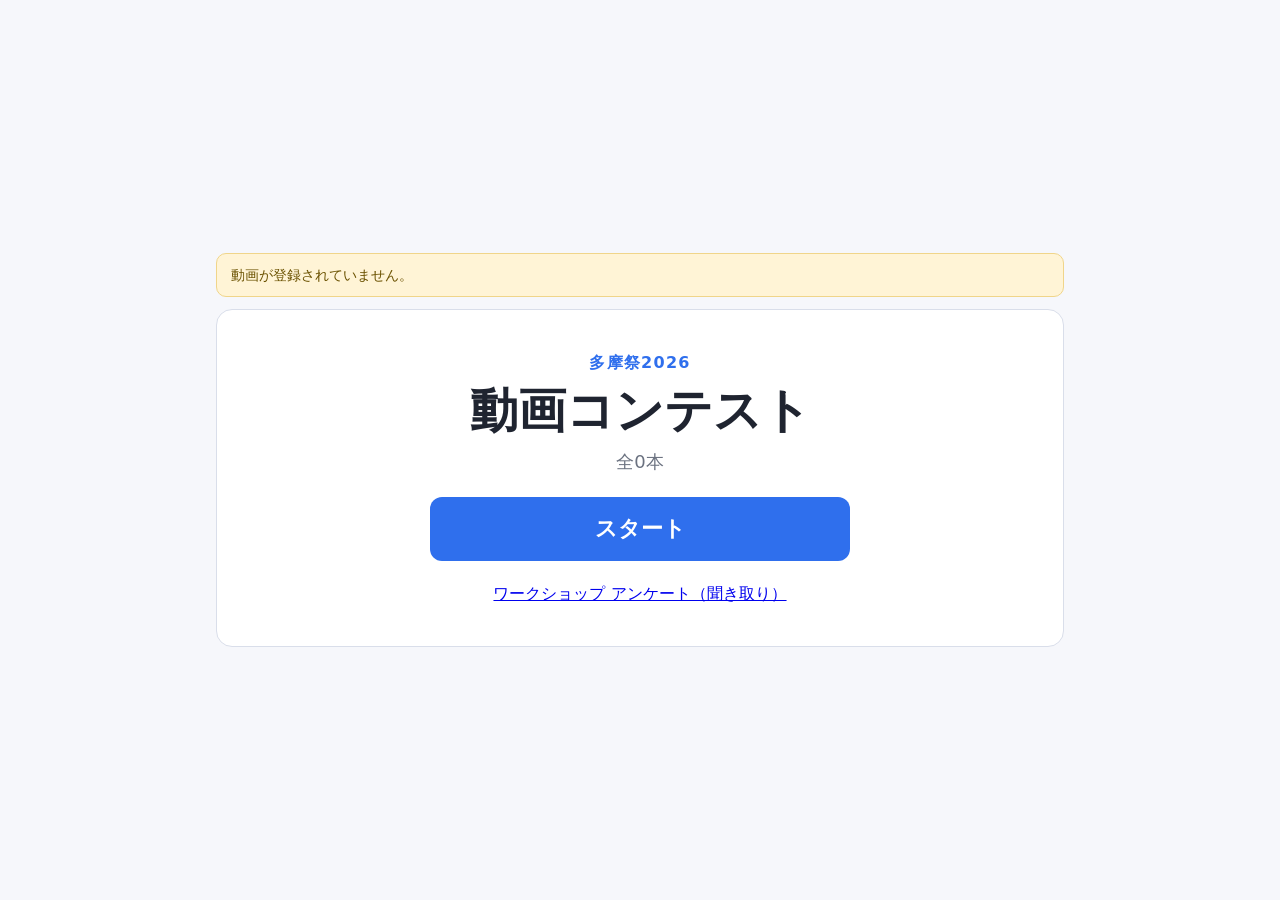
<file: index.html>
<!doctype html>
<html lang="ja">
<head>
<meta charset="utf-8">
<meta name="viewport" content="width=device-width, initial-scale=1">
<title>多摩祭2026 動画コンテスト</title>
<link rel="stylesheet" href="style.css?v=18">
</head>
<body>
<div class="app">

  <p id="notice" class="notice" hidden></p>
  <p id="queue-status" class="notice" role="status" hidden></p>

  <!-- スタート画面 -->
  <section id="screen-start" class="screen" hidden>
    <p class="eyebrow">多摩祭2026</p>
    <h1>動画コンテスト</h1>
    <p class="count" id="start-count"></p>
    <button id="btn-start" class="btn btn-primary btn-large" type="button">スタート</button>
    <p class="start-link"><a href="satisfaction.html">ワークショップ アンケート（聞き取り）</a></p>
  </section>

  <!-- 再生画面 -->
  <section id="screen-play" class="screen" hidden>
    <p class="progress" id="play-progress"></p>
    <div class="player portrait" id="player"></div>
    <button id="btn-to-survey" class="btn btn-primary btn-large" type="button">アンケートに答える</button>
  </section>

  <!-- アンケート画面 -->
  <section id="screen-survey" class="screen" hidden>
    <p class="progress" id="survey-progress"></p>
    <h2>この動画はどうでしたか？</h2>
    <p class="hint">それぞれ、あてはまる人数を選んでください。</p>
    <form id="survey-form" novalidate>
      <label class="row">
        <span class="row-label">面白かった</span>
        <select id="sel-funny" aria-label="面白かった人数"></select>
      </label>
      <label class="row">
        <span class="row-label">面白くなかった</span>
        <select id="sel-notfunny" aria-label="面白くなかった人数"></select>
      </label>
      <p id="survey-error" class="error" role="alert" hidden></p>
      <button id="btn-submit" class="btn btn-primary btn-large" type="submit">送信</button>
    </form>
  </section>

  <!-- 終了画面 -->
  <section id="screen-end" class="screen" hidden>
    <h2>ご覧いただき<br>ありがとうございました</h2>
    <p id="end-pending" class="error" role="status" hidden></p>
    <button id="btn-restart" class="btn btn-primary btn-large" type="button">スタートに戻る</button>
  </section>

</div>

<script src="config.js?v=18"></script>
<script src="app.js?v=18"></script>
</body>
</html>
</file>
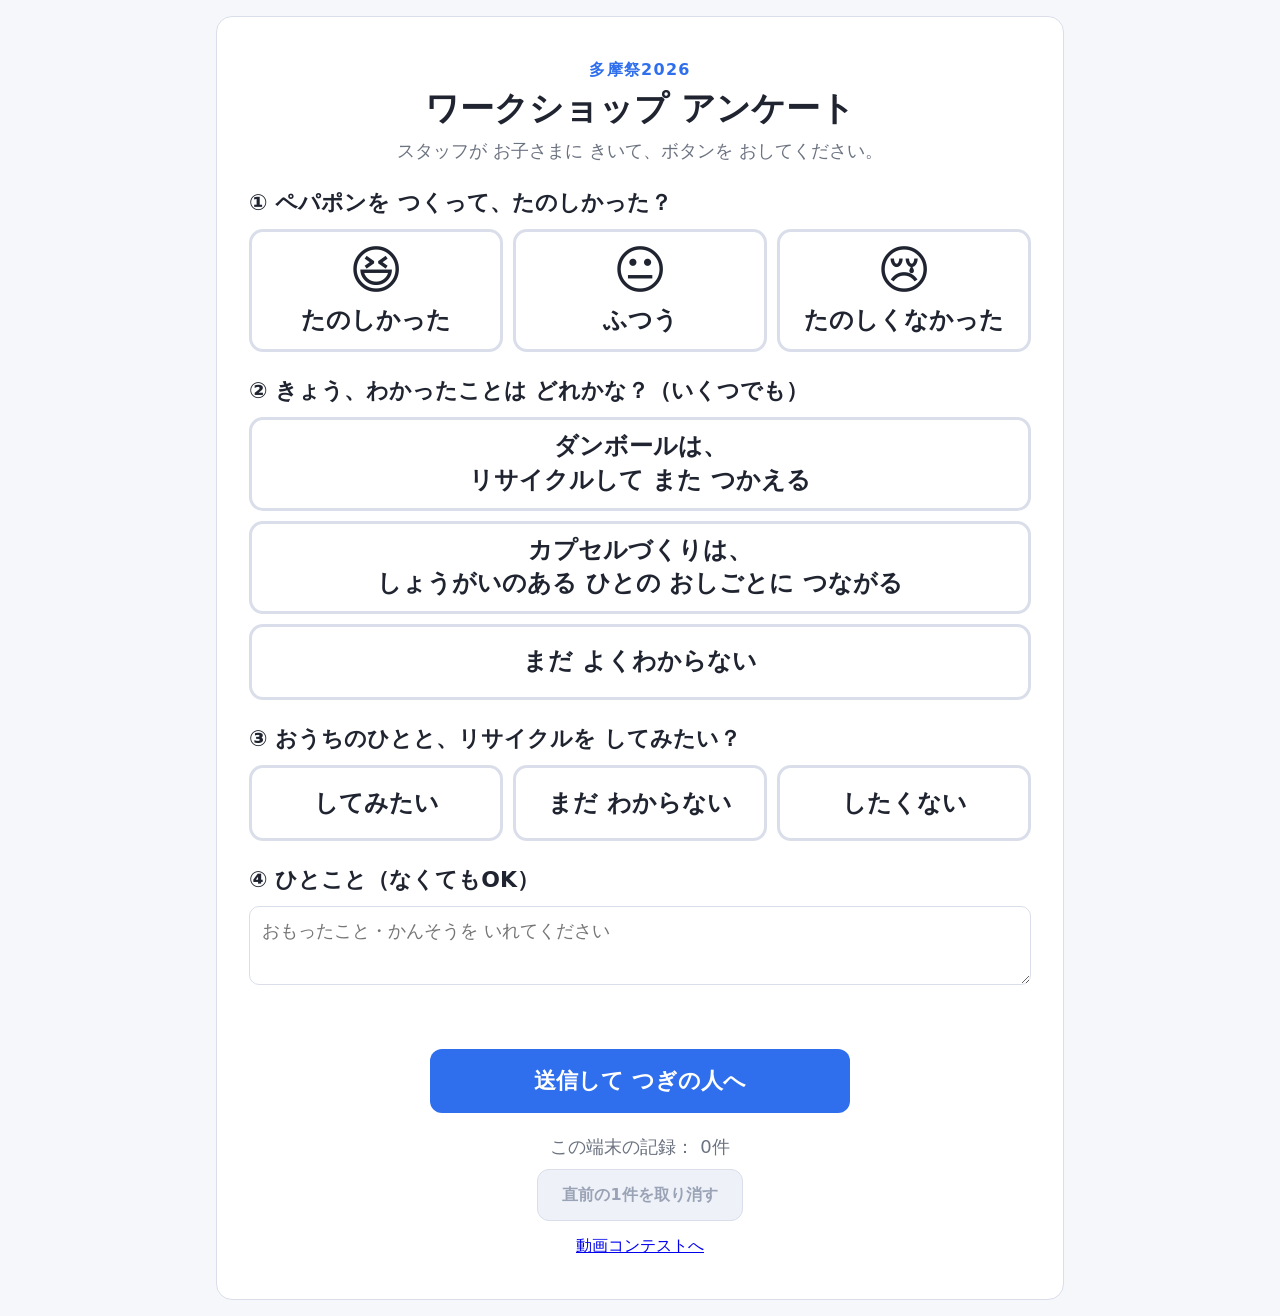
<file: satisfaction.html>
<!doctype html>
<html lang="ja">
<head>
<meta charset="utf-8">
<meta name="viewport" content="width=device-width, initial-scale=1">
<title>多摩祭2026 ワークショップ アンケート</title>
<link rel="stylesheet" href="style.css?v=18">
</head>
<body class="ws-page">
<div class="app">

  <p id="notice" class="notice" hidden></p>
  <p id="stale" class="notice stale" role="alert" hidden>質問が変更されました。ページを更新してください。 <button type="button" id="stale-reload" class="btn btn-sub">ページを更新</button></p>
  <p id="queue-status" class="notice" role="status" hidden></p>

  <section class="screen ws-screen">
    <p class="eyebrow">多摩祭2026</p>
    <h1 class="ws-title">ワークショップ アンケート</h1>
    <p class="hint">スタッフが お子さまに きいて、ボタンを おしてください。</p>

    <form id="ws-form" novalidate>

      <fieldset class="q">
        <legend>① ペパポンを つくって、たのしかった？</legend>
        <div class="choices faces" data-q="q1">
          <button type="button" class="choice" data-v="たのしかった" aria-pressed="false"><span class="face" aria-hidden="true">😆</span><span>たのしかった</span></button>
          <button type="button" class="choice" data-v="ふつう" aria-pressed="false"><span class="face" aria-hidden="true">😐</span><span>ふつう</span></button>
          <button type="button" class="choice" data-v="たのしくなかった" aria-pressed="false"><span class="face" aria-hidden="true">😢</span><span>たのしくなかった</span></button>
        </div>
      </fieldset>

      <fieldset class="q">
        <legend>② きょう、わかったことは どれかな？（いくつでも）</legend>
        <div class="choices multi" data-q="q2" data-multi="1">
          <button type="button" class="choice" data-v="ダンボールは、リサイクルしてまたつかえる" aria-pressed="false"><span>ダンボールは、<br>リサイクルして また つかえる</span></button>
          <button type="button" class="choice" data-v="カプセルづくりは、しょうがいのあるひとのおしごとにつながる" aria-pressed="false"><span>カプセルづくりは、<br>しょうがいのある ひとの おしごとに つながる</span></button>
          <button type="button" class="choice" data-v="まだよくわからない" data-exclusive="1" aria-pressed="false"><span>まだ よくわからない</span></button>
        </div>
      </fieldset>

      <fieldset class="q">
        <legend>③ おうちのひとと、リサイクルを してみたい？</legend>
        <div class="choices" data-q="q3">
          <button type="button" class="choice" data-v="してみたい" aria-pressed="false"><span>してみたい</span></button>
          <button type="button" class="choice" data-v="まだわからない" aria-pressed="false"><span>まだ わからない</span></button>
          <button type="button" class="choice" data-v="したくない" aria-pressed="false"><span>したくない</span></button>
        </div>
      </fieldset>

      <fieldset class="q q-comment">
        <legend>④ ひとこと（なくてもOK）</legend>
        <textarea id="ws-comment" rows="2" maxlength="500" placeholder="おもったこと・かんそうを いれてください"></textarea>
      </fieldset>

      <p id="ws-summary" class="ws-summary" aria-live="polite"></p>
      <p id="ws-error" class="error" role="alert" hidden></p>
      <button id="ws-submit" class="btn btn-primary btn-large" type="submit">送信して つぎの人へ</button>
    </form>

    <p id="ws-toast" class="ws-toast" role="status" hidden></p>

    <div class="ws-foot">
      <p class="count" id="ws-count"></p>
      <button id="ws-undo" class="btn btn-sub" type="button" disabled>直前の1件を取り消す</button>
      <p><a href="index.html">動画コンテストへ</a></p>
    </div>
  </section>

</div>

<script src="config.js?v=18"></script>
<script src="satisfaction.js?v=18"></script>
</body>
</html>
</file>
<file: style.css>
:root {
  --bg: #f6f7fb;
  --card: #ffffff;
  --text: #1f2430;
  --muted: #6b7280;
  --primary: #2f6fed;
  --primary-dark: #2257c4;
  --danger: #c0392b;
  --border: #d9deea;
  /* 動画の上下に必要な余白（見出し・ボタン・余白）の合計。動画の高さの上限に使う */
  --chrome: 240px;
}

* { box-sizing: border-box; }

html, body { margin: 0; }

body {
  background: var(--bg);
  color: var(--text);
  font-family: "Hiragino Sans", "Noto Sans JP", "Yu Gothic", Meiryo, system-ui, sans-serif;
  line-height: 1.6;
  -webkit-text-size-adjust: 100%;
}

.app {
  max-width: 880px;
  margin: 0 auto;
  /* ノッチや角丸のある端末でも内容が隠れないようにする */
  padding: max(16px, env(safe-area-inset-top)) max(16px, env(safe-area-inset-right))
           max(16px, env(safe-area-inset-bottom)) max(16px, env(safe-area-inset-left));
  min-height: 100vh;
  min-height: 100dvh;
  display: flex;
  flex-direction: column;
  justify-content: center;
}

[hidden] { display: none !important; }

.screen {
  background: var(--card);
  border: 1px solid var(--border);
  border-radius: 16px;
  padding: 28px 20px;
  text-align: center;
}

.eyebrow {
  margin: 0;
  color: var(--primary);
  font-weight: 700;
  letter-spacing: .08em;
}

h1 { margin: 4px 0 8px; font-size: clamp(28px, 7vw, 48px); line-height: 1.25; }
h2 { margin: 0 0 8px; font-size: clamp(20px, 4.5vw, 30px); line-height: 1.4; }

.count, .hint, .progress { color: var(--muted); margin: 0 0 20px; }
.progress { font-weight: 700; margin-bottom: 12px; }

.btn {
  appearance: none;
  border: 0;
  border-radius: 12px;
  font: inherit;
  font-weight: 700;
  cursor: pointer;
  padding: 12px 24px;
  touch-action: manipulation; /* ダブルタップでの拡大を防ぐ */
}
.btn-primary { background: var(--primary); color: #fff; }
.btn-primary:hover { background: var(--primary-dark); }
.btn-primary:disabled { background: #9db5ea; cursor: default; }
.btn-large { width: 100%; max-width: 360px; min-height: 56px; font-size: 20px; }

.btn:focus-visible, select:focus-visible {
  outline: 3px solid #ffb703;
  outline-offset: 2px;
}

.player {
  position: relative;
  background: #0b0d12;
  border-radius: 12px;
  overflow: hidden;
  margin: 0 auto 20px;
}
/* 縦動画（コンテストの標準）：画面の高さに収まる幅にする */
.player.portrait {
  aspect-ratio: 9 / 16;
  width: min(100%, max(180px, calc((100vh - var(--chrome)) * 9 / 16)));
  width: min(100%, max(180px, calc((100dvh - var(--chrome)) * 9 / 16)));
}
/* 横動画：画面の高さに収まる幅にする */
.player.landscape {
  aspect-ratio: 16 / 9;
  width: min(100%, max(240px, calc((100vh - var(--chrome)) * 16 / 9)));
  width: min(100%, max(240px, calc((100dvh - var(--chrome)) * 16 / 9)));
}
.player iframe { position: absolute; inset: 0; width: 100%; height: 100%; border: 0; }
.player video { position: absolute; inset: 0; width: 100%; height: 100%; object-fit: contain; background: #000; display: block; }
.player .placeholder {
  position: absolute; inset: 0;
  display: flex; align-items: center; justify-content: center;
  flex-direction: column; gap: 4px;
  color: #cfd5e6; padding: 16px; text-align: center;
}
.player .placeholder strong { font-size: 18px; color: #fff; }

.row {
  display: flex;
  align-items: center;
  justify-content: space-between;
  gap: 12px;
  max-width: 360px;
  margin: 0 auto 14px;
  padding: 12px 14px;
  border: 1px solid var(--border);
  border-radius: 12px;
  text-align: left;
}
.row-label { font-weight: 700; font-size: 18px; }
select {
  font: inherit;
  font-size: 18px;
  padding: 8px 12px;
  min-width: 96px;
  min-height: 44px;
  border: 1px solid var(--border);
  border-radius: 10px;
  background: #fff;
  color: var(--text);
}

.error { color: var(--danger); font-weight: 700; margin: 0 0 12px; }

.notice {
  background: #fff4d6;
  border: 1px solid #f0d58a;
  color: #6b5200;
  border-radius: 10px;
  padding: 10px 14px;
  margin: 0 0 12px;
  font-size: 14px;
}

/* ---------- タブレット・PC（幅 768px 以上） ---------- */
@media (min-width: 768px) {
  .screen { padding: 40px 32px; }
  .count, .hint, .progress { font-size: 18px; }
  .btn-large { font-size: 22px; min-height: 64px; max-width: 420px; }
  .row { max-width: 460px; padding: 14px 18px; }
  .row-label { font-size: 20px; }
  select { font-size: 20px; min-width: 120px; }
}

/* ---------- 高さが低い横向き（スマホ横・小さいウィンドウ）：左右に並べる ---------- */
@media (orientation: landscape) and (max-height: 600px) {
  :root { --chrome: 70px; }
  /* 黄色い注意が出ているときは、その分だけ動画を小さくする */
  body:has(#notice:not([hidden])) { --chrome: 130px; }

  .app { justify-content: flex-start; padding-top: max(8px, env(safe-area-inset-top)); padding-bottom: max(8px, env(safe-area-inset-bottom)); }
  .screen { padding: 12px 16px; }
  h1 { font-size: 30px; margin: 0 0 4px; }
  h2 { font-size: 20px; margin-bottom: 4px; }
  .count, .hint, .progress { margin-bottom: 8px; }
  .btn-large { min-height: 52px; }

  /* 再生画面：動画を左、情報とボタンを右に */
  #screen-play:not([hidden]) {
    display: grid;
    grid-template-columns: auto minmax(200px, 320px);
    column-gap: 20px;
    align-content: center;
    justify-content: center;
    align-items: center;
  }
  #screen-play .player { grid-column: 1; grid-row: 1 / span 2; margin: 0; }
  #screen-play .progress { grid-column: 2; grid-row: 1; margin: 0; align-self: end; padding-bottom: 12px; }
  #screen-play .btn { grid-column: 2; grid-row: 2; align-self: start; }
  /* 縦横どちらの動画も、画面の高さに収まる幅で並べる */
  #screen-play .player.portrait  { width: calc((100dvh - var(--chrome)) * 9 / 16); }
  #screen-play .player.landscape { width: min(58vw, calc((100dvh - var(--chrome)) * 16 / 9)); }

  /* アンケート画面：2つの項目を横に並べる */
  #survey-form {
    display: grid;
    grid-template-columns: 1fr 1fr;
    gap: 10px 16px;
    max-width: 640px;
    margin: 0 auto;
  }
  #survey-form .row { margin: 0; max-width: none; }
  #survey-form .error, #survey-form .btn { grid-column: 1 / -1; justify-self: center; margin: 0; }
}

/* ---------- ワークショップ アンケート（スタッフが聞き取って押す） ---------- */
.ws-title { font-size: clamp(22px, 5.5vw, 34px); }
.ws-screen { text-align: left; }
.ws-screen .eyebrow, .ws-screen .ws-title, .ws-screen > .hint { text-align: center; }
.q { border: 0; padding: 0; margin: 0 0 22px; min-width: 0; }
.q legend { font-weight: 700; font-size: 18px; line-height: 1.5; padding: 0; margin-bottom: 10px; }
.choices { display: flex; flex-wrap: wrap; gap: 10px; }
.choice {
  appearance: none;
  flex: 1 1 120px;
  min-height: 64px;
  padding: 10px 12px;
  font: inherit;
  font-size: 20px;
  font-weight: 700;
  color: var(--text);
  background: #fff;
  border: 3px solid var(--border);
  border-radius: 14px;
  cursor: pointer;
  touch-action: manipulation;
  display: flex; align-items: center; justify-content: center; gap: 8px;
}
.choice:focus-visible { outline: 3px solid #ffb703; outline-offset: 2px; }
.choice[aria-pressed="true"] { background: var(--primary); border-color: var(--primary-dark); color: #fff; }
.faces .choice { flex-direction: column; min-height: 96px; gap: 2px; }
.faces .face { font-size: 40px; line-height: 1.1; }
textarea {
  width: 100%;
  font: inherit;
  font-size: 18px;
  padding: 10px 12px;
  border: 1px solid var(--border);
  border-radius: 10px;
  resize: vertical;
}
.ws-summary { min-height: 1.6em; margin: 0 0 8px; color: var(--muted); font-weight: 700; text-align: center; }
#ws-form .btn-large { display: block; margin: 0 auto; }
.ws-toast {
  background: #e6f6ea; border: 1px solid #9fd5ab; color: #1b5e2f;
  border-radius: 10px; padding: 10px 14px; margin: 14px 0 0; font-weight: 700; text-align: center;
}
.ws-foot { margin-top: 20px; text-align: center; }
.ws-foot .count { margin-bottom: 8px; }
.ws-foot p { margin: 12px 0 0; }
.btn-sub { background: #eef1f8; color: var(--text); border: 1px solid var(--border); font-size: 16px; }
.btn-sub:disabled { color: #9aa3b5; cursor: default; }
@media (min-width: 768px) {
  .q legend { font-size: 22px; }
  .choice { font-size: 24px; min-height: 76px; }
  .faces .choice { min-height: 120px; }
  .faces .face { font-size: 52px; }
}
@media (orientation: landscape) and (max-height: 600px) {
  .faces .choice { flex-direction: row; min-height: 64px; }
  .faces .face { font-size: 32px; }
  .q { margin-bottom: 14px; }
}
.start-link { margin: 20px 0 0; }

/* ---------- iPad 11インチなどの横向き（タッチ操作・幅900px以上・高さ900px以下）：1画面に収める ---------- */
@media (orientation: landscape) and (min-width: 900px) and (max-height: 900px) and (pointer: coarse) {
  :root { --chrome: 90px; }
  body:has(#notice:not([hidden])) { --chrome: 150px; }
  .app { padding-top: max(12px, env(safe-area-inset-top)); padding-bottom: max(12px, env(safe-area-inset-bottom)); }
  .screen { padding: 20px 28px; }
  h1 { font-size: 34px; margin: 0 0 6px; }
  .count, .hint, .progress { margin-bottom: 10px; }

  /* 動画の再生：動画を左、番号とボタンを右に（動画を大きく） */
  #screen-play:not([hidden]) {
    display: grid;
    grid-template-columns: auto minmax(260px, 420px);
    column-gap: 32px;
    align-content: center;
    justify-content: center;
    align-items: center;
  }
  #screen-play .player { grid-column: 1; grid-row: 1 / span 2; margin: 0; }
  #screen-play .progress { grid-column: 2; grid-row: 1; margin: 0; align-self: end; padding-bottom: 16px; font-size: 22px; }
  #screen-play .btn { grid-column: 2; grid-row: 2; align-self: start; }
  #screen-play .player.portrait  { width: calc((100dvh - var(--chrome)) * 9 / 16); }
  #screen-play .player.landscape { width: min(60vw, calc((100dvh - var(--chrome)) * 16 / 9)); }

  /* 動画コンテストのアンケート：2つの項目を横に並べる */
  #survey-form { display: grid; grid-template-columns: 1fr 1fr; gap: 14px 24px; max-width: 760px; margin: 0 auto; }
  #survey-form .row { margin: 0; max-width: none; }
  #survey-form .error, #survey-form .btn { grid-column: 1 / -1; justify-self: center; margin: 0; }

  /* ワークショップ アンケート：左に①②、右に③④を並べて、送信ボタンまで1画面に */
  .ws-title { font-size: 30px; }
  #ws-form { display: grid; grid-template-columns: 1.3fr 1fr; column-gap: 28px; align-items: start; }
  #ws-form .q:nth-of-type(1) { grid-column: 1; grid-row: 1; }
  #ws-form .q:nth-of-type(2) { grid-column: 2; grid-row: 1 / span 2; }
  #ws-form .q:nth-of-type(3) { grid-column: 1; grid-row: 2; }
  #ws-form .q:nth-of-type(4) { grid-column: 1 / -1; grid-row: 3; }
  #ws-form .q-comment textarea { min-height: 56px; }
  #ws-form .multi .choice { flex: 1 1 100%; white-space: normal; }
  #ws-form .q { margin-bottom: 12px; }
  #ws-form .q legend { font-size: 18px; margin-bottom: 8px; }
  #ws-form .choice { flex: 1 1 90px; font-size: 19px; padding: 8px 4px; white-space: nowrap; }
  #ws-form .ws-summary, #ws-form .error, #ws-form .btn-large { grid-column: 1 / -1; }
  .faces .choice { flex-direction: column; min-height: 96px; }
  .faces .face { font-size: 40px; }
  .choice { min-height: 68px; }
  textarea { min-height: 92px; }
  .ws-foot { margin-top: 10px; display: flex; align-items: center; justify-content: center; gap: 24px; flex-wrap: wrap; }
  .ws-foot .count, .ws-foot p { margin: 0; }
}

/* 質問が変更されたときの案内 / 「いくつでも」の質問 */
.notice.stale { background: #ffe3e3; border-color: #d62828; color: #7a1010; font-weight: 700; }
.notice.stale .btn { margin-left: 8px; }
.multi .choice { flex: 1 1 100%; line-height: 1.4; text-align: center; }
</file>
